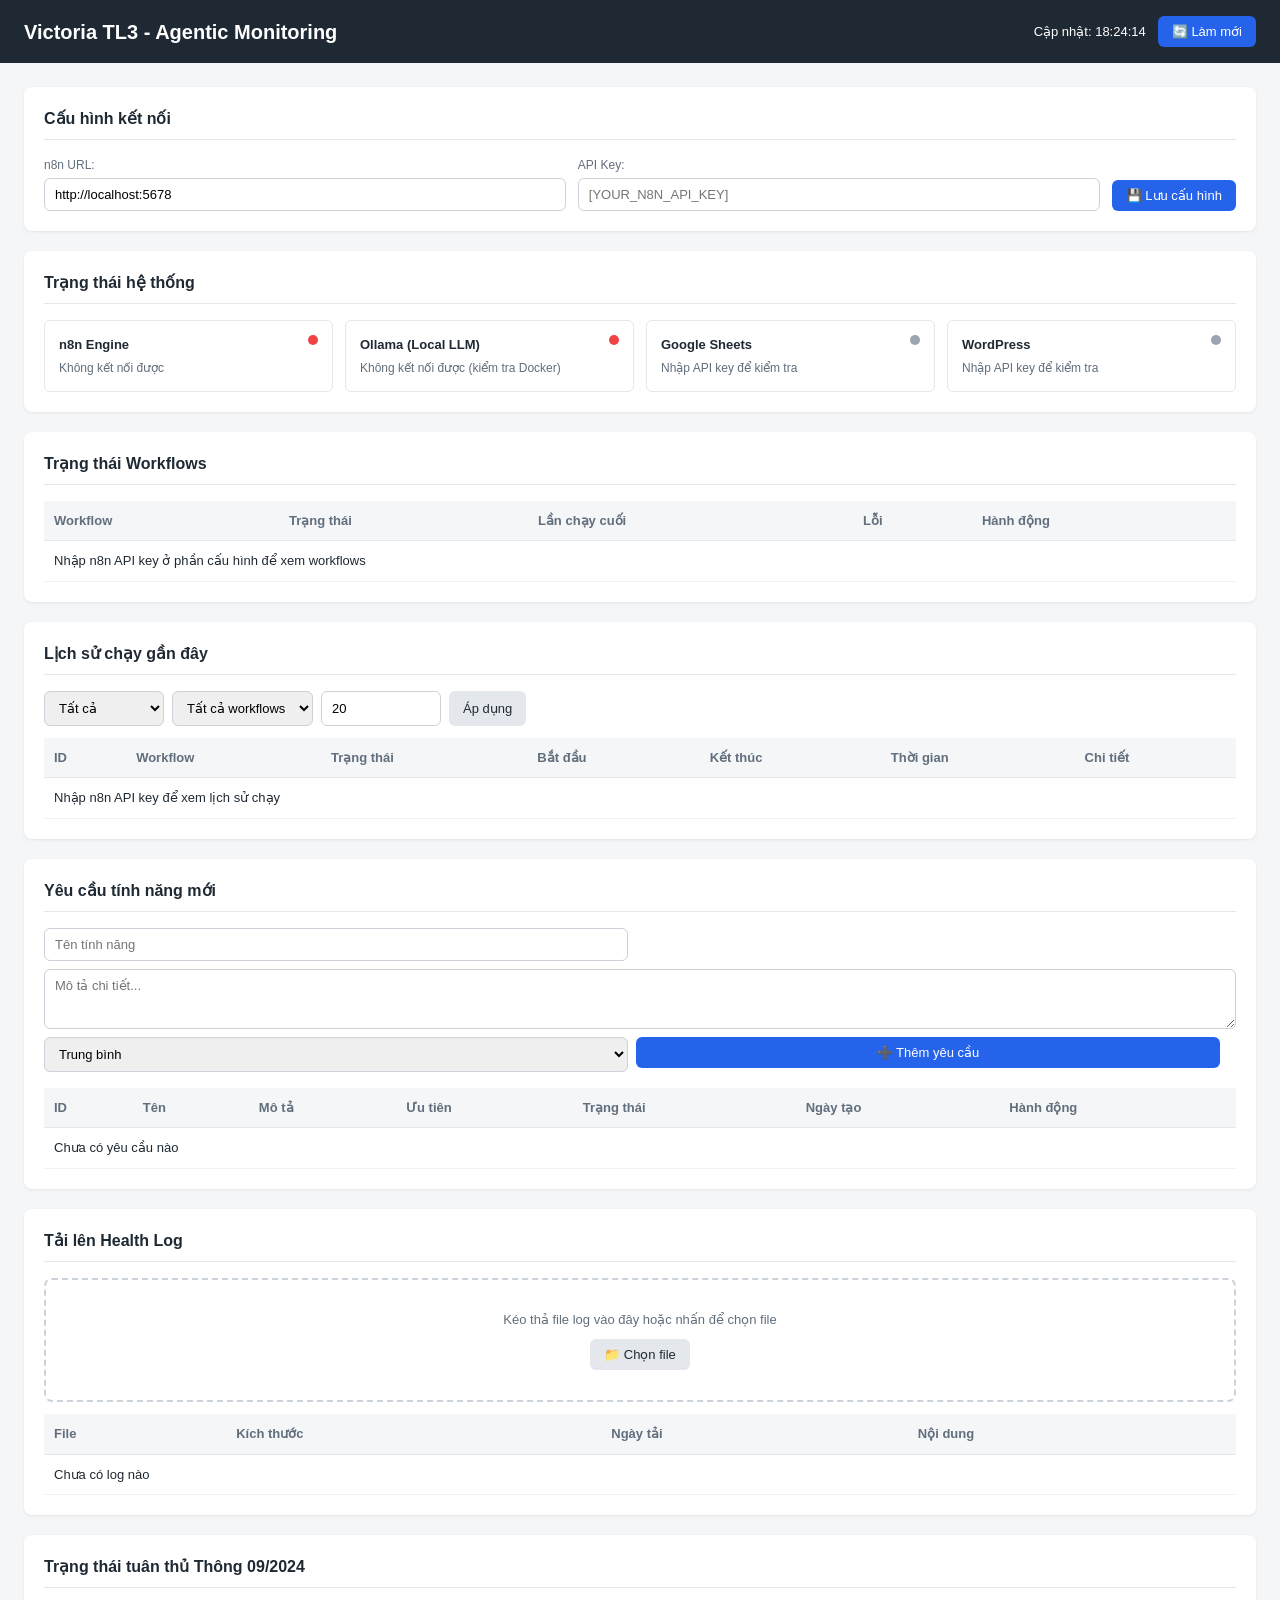
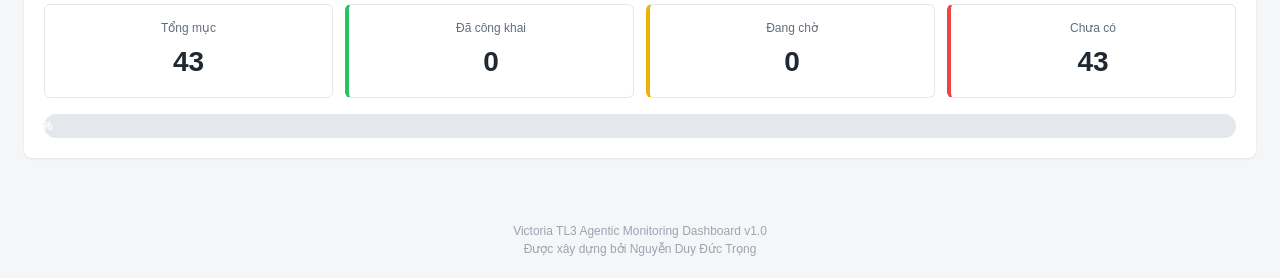
<file: dashboard/index.html>
<!DOCTYPE html>
<html lang="vi">
<head>
    <meta charset="UTF-8">
    <meta name="viewport" content="width=device-width, initial-scale=1.0">
    <title>Victoria TL3 - Agentic Monitoring Dashboard</title>
    <link rel="stylesheet" href="style.css">
</head>
<body>
    <header>
        <div class="header-content">
            <h1>Victoria TL3 - Agentic Monitoring</h1>
            <div class="header-right">
                <span id="last-updated">Cập nhật: --:--</span>
                <button id="refresh-btn" class="btn btn-primary">🔄 Làm mới</button>
            </div>
        </div>
    </header>

    <main>
        <!-- API Configuration -->
        <section id="config-section" class="section">
            <h2>Cấu hình kết nối</h2>
            <div class="config-grid">
                <div class="config-item">
                    <label for="n8n-url">n8n URL:</label>
                    <input type="text" id="n8n-url" placeholder="http://localhost:5678" value="http://localhost:5678">
                </div>
                <div class="config-item">
                    <label for="n8n-api-key">API Key:</label>
                    <input type="password" id="n8n-api-key" placeholder="[YOUR_N8N_API_KEY]">
                </div>
                <div class="config-item">
                    <button id="save-config" class="btn btn-primary">💾 Lưu cấu hình</button>
                </div>
            </div>
        </section>

        <!-- Health Status Cards -->
        <section id="health-section" class="section">
            <h2>Trạng thái hệ thống</h2>
            <div class="health-grid">
                <div class="health-card" id="card-n8n">
                    <div class="health-indicator green"></div>
                    <h3>n8n Engine</h3>
                    <p class="status-text">Đang kiểm tra...</p>
                </div>
                <div class="health-card" id="card-ollama">
                    <div class="health-indicator gray"></div>
                    <h3>Ollama (Local LLM)</h3>
                    <p class="status-text">Đang kiểm tra...</p>
                </div>
                <div class="health-card" id="card-sheets">
                    <div class="health-indicator gray"></div>
                    <h3>Google Sheets</h3>
                    <p class="status-text">Đang kiểm tra...</p>
                </div>
                <div class="health-card" id="card-wordpress">
                    <div class="health-indicator gray"></div>
                    <h3>WordPress</h3>
                    <p class="status-text">Đang kiểm tra...</p>
                </div>
            </div>
        </section>

        <!-- Workflow Status -->
        <section id="workflows-section" class="section">
            <h2>Trạng thái Workflows</h2>
            <div class="table-container">
                <table id="workflows-table">
                    <thead>
                        <tr>
                            <th>Workflow</th>
                            <th>Trạng thái</th>
                            <th>Lần chạy cuối</th>
                            <th>Lỗi</th>
                            <th>Hành động</th>
                        </tr>
                    </thead>
                    <tbody id="workflows-tbody">
                        <tr><td colspan="5">Đang tải...</td></tr>
                    </tbody>
                </table>
            </div>
        </section>

        <!-- Recent Executions -->
        <section id="executions-section" class="section">
            <h2>Lịch sử chạy gần đây</h2>
            <div class="filters">
                <select id="filter-status">
                    <option value="">Tất cả</option>
                    <option value="success">Thành công</option>
                    <option value="error">Lỗi</option>
                    <option value="running">Đang chạy</option>
                </select>
                <select id="filter-workflow">
                    <option value="">Tất cả workflows</option>
                </select>
                <input type="number" id="filter-limit" value="20" min="5" max="100" placeholder="Số bản ghi">
                <button id="filter-apply" class="btn btn-secondary">Áp dụng</button>
            </div>
            <div class="table-container">
                <table id="executions-table">
                    <thead>
                        <tr>
                            <th>ID</th>
                            <th>Workflow</th>
                            <th>Trạng thái</th>
                            <th>Bắt đầu</th>
                            <th>Kết thúc</th>
                            <th>Thời gian</th>
                            <th>Chi tiết</th>
                        </tr>
                    </thead>
                    <tbody id="executions-tbody">
                        <tr><td colspan="7">Đang tải...</td></tr>
                    </tbody>
                </table>
            </div>
        </section>

        <!-- Feature Requests -->
        <section id="features-section" class="section">
            <h2>Yêu cầu tính năng mới</h2>
            <div class="feature-form">
                <input type="text" id="feature-title" placeholder="Tên tính năng">
                <textarea id="feature-desc" placeholder="Mô tả chi tiết..."></textarea>
                <select id="feature-priority">
                    <option value="low">Thấp</option>
                    <option value="medium" selected>Trung bình</option>
                    <option value="high">Cao</option>
                </select>
                <button id="add-feature" class="btn btn-primary">➕ Thêm yêu cầu</button>
            </div>
            <div class="table-container">
                <table id="features-table">
                    <thead>
                        <tr>
                            <th>ID</th>
                            <th>Tên</th>
                            <th>Mô tả</th>
                            <th>Ưu tiên</th>
                            <th>Trạng thái</th>
                            <th>Ngày tạo</th>
                            <th>Hành động</th>
                        </tr>
                    </thead>
                    <tbody id="features-tbody">
                    </tbody>
                </table>
            </div>
        </section>

        <!-- Health Log Upload -->
        <section id="logs-section" class="section">
            <h2>Tải lên Health Log</h2>
            <div class="upload-area" id="upload-area">
                <p>Kéo thả file log vào đây hoặc nhấn để chọn file</p>
                <input type="file" id="log-file" accept=".log,.txt,.json" multiple hidden>
                <button id="upload-btn" class="btn btn-secondary">📁 Chọn file</button>
            </div>
            <div id="upload-status"></div>
            <div class="table-container">
                <table id="logs-table">
                    <thead>
                        <tr>
                            <th>File</th>
                            <th>Kích thước</th>
                            <th>Ngày tải</th>
                            <th>Nội dung</th>
                        </tr>
                    </thead>
                    <tbody id="logs-tbody">
                    </tbody>
                </table>
            </div>
        </section>

        <!-- Compliance Status -->
        <section id="compliance-section" class="section">
            <h2>Trạng thái tuân thủ Thông 09/2024</h2>
            <div class="compliance-grid">
                <div class="compliance-card" id="compliance-total">
                    <h3>Tổng mục</h3>
                    <p class="big-number" id="total-items">--</p>
                </div>
                <div class="compliance-card green" id="compliance-done">
                    <h3>Đã công khai</h3>
                    <p class="big-number" id="done-items">--</p>
                </div>
                <div class="compliance-card yellow" id="compliance-pending">
                    <h3>Đang chờ</h3>
                    <p class="big-number" id="pending-items">--</p>
                </div>
                <div class="compliance-card red" id="compliance-missing">
                    <h3>Chưa có</h3>
                    <p class="big-number" id="missing-items">--</p>
                </div>
            </div>
            <div class="progress-bar">
                <div class="progress-fill" id="compliance-progress" style="width: 0%">0%</div>
            </div>
        </section>
    </main>

    <footer>
        <p>Victoria TL3 Agentic Monitoring Dashboard v1.0</p>
        <p>Được xây dựng bởi Nguyễn Duy Đức Trọng</p>
    </footer>

    <script src="app.js"></script>
</body>
</html>
</file>
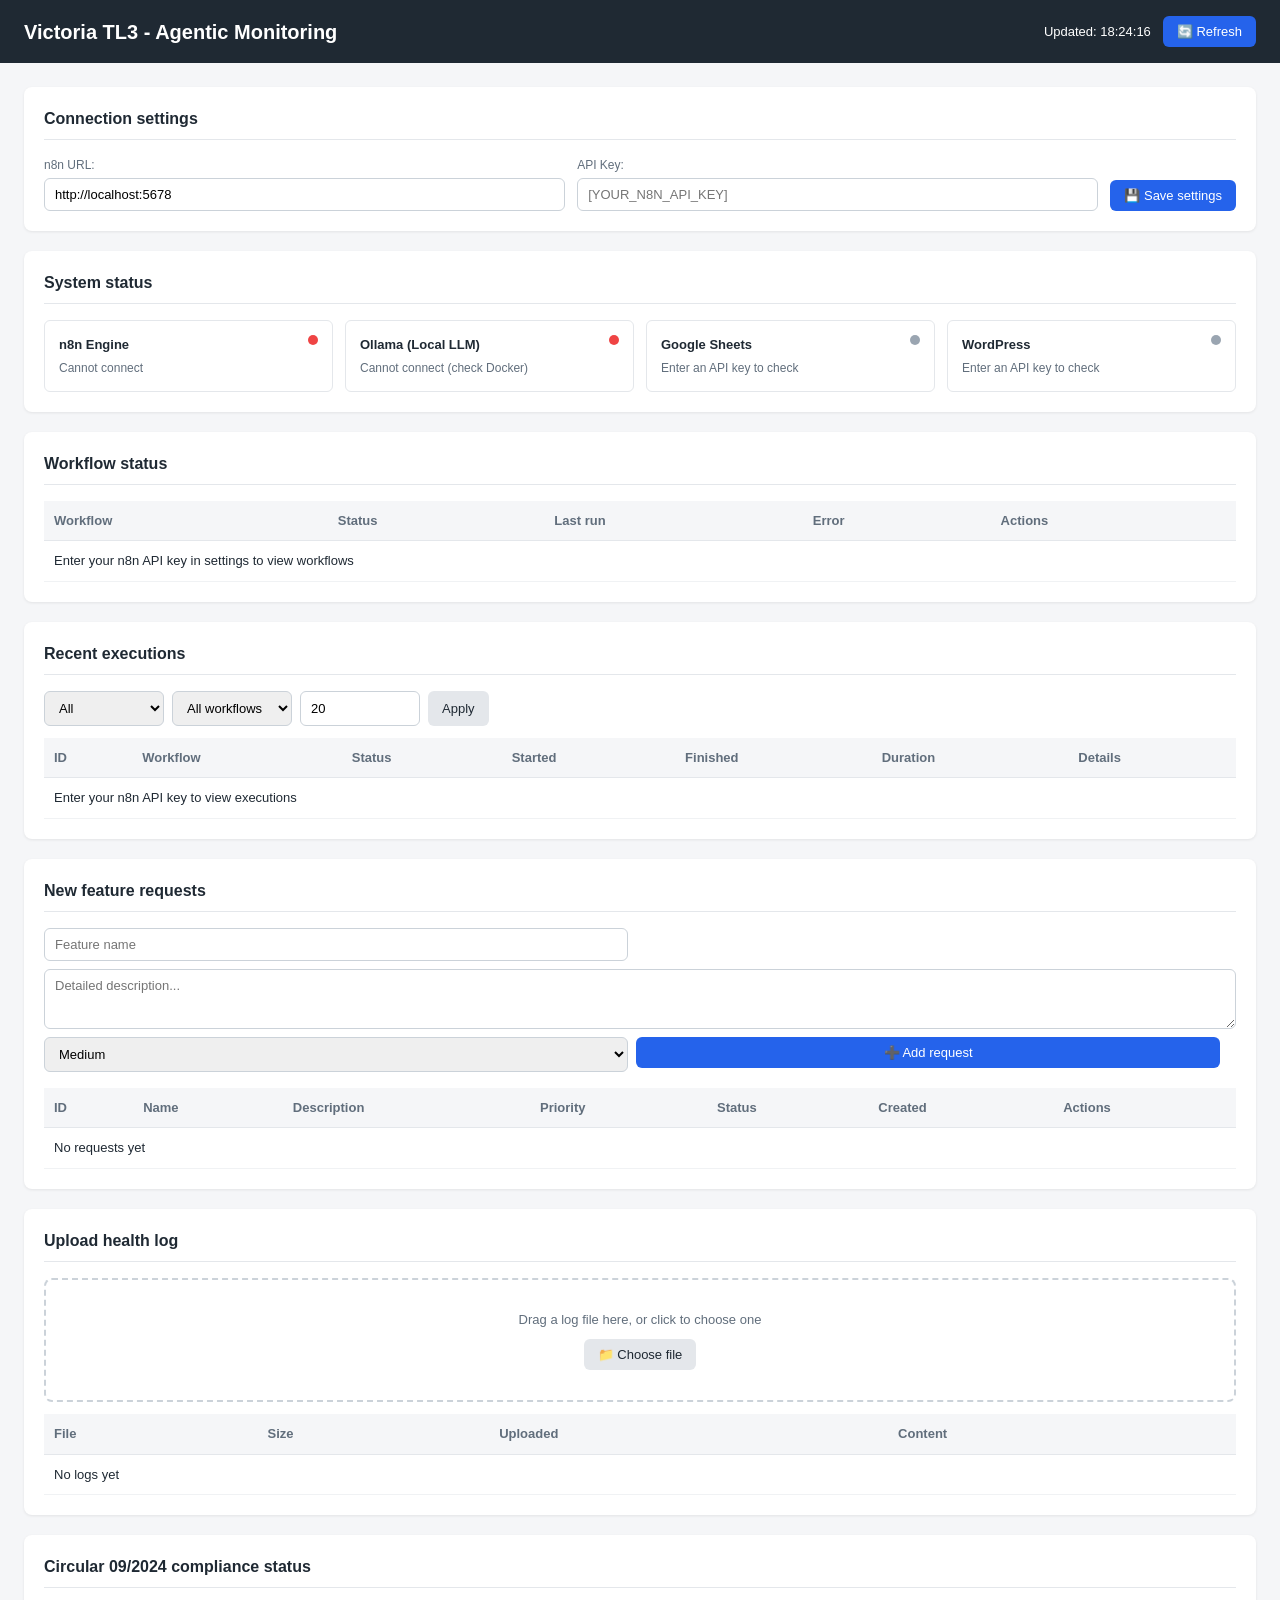
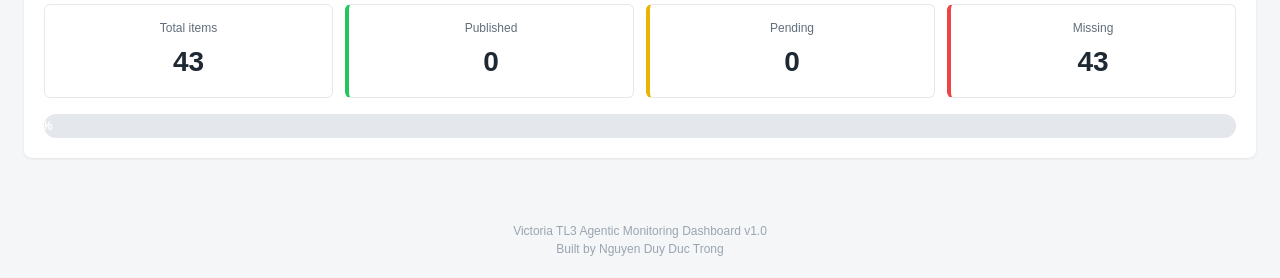
<file: dashboard/en/index.html>
<!DOCTYPE html>
<html lang="vi">
<head>
    <meta charset="UTF-8">
    <meta name="viewport" content="width=device-width, initial-scale=1.0">
    <title>Victoria TL3 - Agentic Monitoring Dashboard</title>
    <link rel="stylesheet" href="style.css">
</head>
<body>
    <header>
        <div class="header-content">
            <h1>Victoria TL3 - Agentic Monitoring</h1>
            <div class="header-right">
                <span id="last-updated">Updated: --:--</span>
                <button id="refresh-btn" class="btn btn-primary">🔄 Refresh</button>
            </div>
        </div>
    </header>

    <main>
        <!-- API Configuration -->
        <section id="config-section" class="section">
            <h2>Connection settings</h2>
            <div class="config-grid">
                <div class="config-item">
                    <label for="n8n-url">n8n URL:</label>
                    <input type="text" id="n8n-url" placeholder="http://localhost:5678" value="http://localhost:5678">
                </div>
                <div class="config-item">
                    <label for="n8n-api-key">API Key:</label>
                    <input type="password" id="n8n-api-key" placeholder="[YOUR_N8N_API_KEY]">
                </div>
                <div class="config-item">
                    <button id="save-config" class="btn btn-primary">💾 Save settings</button>
                </div>
            </div>
        </section>

        <!-- Health Status Cards -->
        <section id="health-section" class="section">
            <h2>System status</h2>
            <div class="health-grid">
                <div class="health-card" id="card-n8n">
                    <div class="health-indicator green"></div>
                    <h3>n8n Engine</h3>
                    <p class="status-text">Checking...</p>
                </div>
                <div class="health-card" id="card-ollama">
                    <div class="health-indicator gray"></div>
                    <h3>Ollama (Local LLM)</h3>
                    <p class="status-text">Checking...</p>
                </div>
                <div class="health-card" id="card-sheets">
                    <div class="health-indicator gray"></div>
                    <h3>Google Sheets</h3>
                    <p class="status-text">Checking...</p>
                </div>
                <div class="health-card" id="card-wordpress">
                    <div class="health-indicator gray"></div>
                    <h3>WordPress</h3>
                    <p class="status-text">Checking...</p>
                </div>
            </div>
        </section>

        <!-- Workflow Status -->
        <section id="workflows-section" class="section">
            <h2>Workflow status</h2>
            <div class="table-container">
                <table id="workflows-table">
                    <thead>
                        <tr>
                            <th>Workflow</th>
                            <th>Status</th>
                            <th>Last run</th>
                            <th>Error</th>
                            <th>Actions</th>
                        </tr>
                    </thead>
                    <tbody id="workflows-tbody">
                        <tr><td colspan="5">Loading...</td></tr>
                    </tbody>
                </table>
            </div>
        </section>

        <!-- Recent Executions -->
        <section id="executions-section" class="section">
            <h2>Recent executions</h2>
            <div class="filters">
                <select id="filter-status">
                    <option value="">All</option>
                    <option value="success">Success</option>
                    <option value="error">Error</option>
                    <option value="running">Running</option>
                </select>
                <select id="filter-workflow">
                    <option value="">All workflows</option>
                </select>
                <input type="number" id="filter-limit" value="20" min="5" max="100" placeholder="Record count">
                <button id="filter-apply" class="btn btn-secondary">Apply</button>
            </div>
            <div class="table-container">
                <table id="executions-table">
                    <thead>
                        <tr>
                            <th>ID</th>
                            <th>Workflow</th>
                            <th>Status</th>
                            <th>Started</th>
                            <th>Finished</th>
                            <th>Duration</th>
                            <th>Details</th>
                        </tr>
                    </thead>
                    <tbody id="executions-tbody">
                        <tr><td colspan="7">Loading...</td></tr>
                    </tbody>
                </table>
            </div>
        </section>

        <!-- Feature Requests -->
        <section id="features-section" class="section">
            <h2>New feature requests</h2>
            <div class="feature-form">
                <input type="text" id="feature-title" placeholder="Feature name">
                <textarea id="feature-desc" placeholder="Detailed description..."></textarea>
                <select id="feature-priority">
                    <option value="low">Low</option>
                    <option value="medium" selected>Medium</option>
                    <option value="high">High</option>
                </select>
                <button id="add-feature" class="btn btn-primary">➕ Add request</button>
            </div>
            <div class="table-container">
                <table id="features-table">
                    <thead>
                        <tr>
                            <th>ID</th>
                            <th>Name</th>
                            <th>Description</th>
                            <th>Priority</th>
                            <th>Status</th>
                            <th>Created</th>
                            <th>Actions</th>
                        </tr>
                    </thead>
                    <tbody id="features-tbody">
                    </tbody>
                </table>
            </div>
        </section>

        <!-- Health Log Upload -->
        <section id="logs-section" class="section">
            <h2>Upload health log</h2>
            <div class="upload-area" id="upload-area">
                <p>Drag a log file here, or click to choose one</p>
                <input type="file" id="log-file" accept=".log,.txt,.json" multiple hidden>
                <button id="upload-btn" class="btn btn-secondary">📁 Choose file</button>
            </div>
            <div id="upload-status"></div>
            <div class="table-container">
                <table id="logs-table">
                    <thead>
                        <tr>
                            <th>File</th>
                            <th>Size</th>
                            <th>Uploaded</th>
                            <th>Content</th>
                        </tr>
                    </thead>
                    <tbody id="logs-tbody">
                    </tbody>
                </table>
            </div>
        </section>

        <!-- Compliance Status -->
        <section id="compliance-section" class="section">
            <h2>Circular 09/2024 compliance status</h2>
            <div class="compliance-grid">
                <div class="compliance-card" id="compliance-total">
                    <h3>Total items</h3>
                    <p class="big-number" id="total-items">--</p>
                </div>
                <div class="compliance-card green" id="compliance-done">
                    <h3>Published</h3>
                    <p class="big-number" id="done-items">--</p>
                </div>
                <div class="compliance-card yellow" id="compliance-pending">
                    <h3>Pending</h3>
                    <p class="big-number" id="pending-items">--</p>
                </div>
                <div class="compliance-card red" id="compliance-missing">
                    <h3>Missing</h3>
                    <p class="big-number" id="missing-items">--</p>
                </div>
            </div>
            <div class="progress-bar">
                <div class="progress-fill" id="compliance-progress" style="width: 0%">0%</div>
            </div>
        </section>
    </main>

    <footer>
        <p>Victoria TL3 Agentic Monitoring Dashboard v1.0</p>
        <p>Built by Nguyen Duy Duc Trong</p>
    </footer>

    <script src="app.js"></script>
</body>
</html>
</file>
<file: dashboard/style.css>
* { margin: 0; padding: 0; box-sizing: border-box; }

body {
    font-family: -apple-system, BlinkMacSystemFont, "Segoe UI", Roboto, sans-serif;
    background: #f5f6f8;
    color: #1f2933;
    line-height: 1.5;
}

header {
    background: #1f2933;
    color: #fff;
    padding: 16px 24px;
    position: sticky;
    top: 0;
    z-index: 10;
}

.header-content {
    max-width: 1400px;
    margin: 0 auto;
    display: flex;
    align-items: center;
    justify-content: space-between;
}

.header-content h1 { font-size: 20px; font-weight: 600; }

.header-right { display: flex; align-items: center; gap: 12px; font-size: 13px; }

main { max-width: 1400px; margin: 0 auto; padding: 24px; }

.section {
    background: #fff;
    border-radius: 8px;
    padding: 20px;
    margin-bottom: 20px;
    box-shadow: 0 1px 3px rgba(0,0,0,0.08);
}

.section h2 {
    font-size: 16px;
    font-weight: 600;
    margin-bottom: 16px;
    padding-bottom: 8px;
    border-bottom: 1px solid #e4e7eb;
}

.btn {
    padding: 8px 14px;
    border: none;
    border-radius: 6px;
    cursor: pointer;
    font-size: 13px;
    font-weight: 500;
}

.btn-primary { background: #2563eb; color: #fff; }
.btn-primary:hover { background: #1d4ed8; }
.btn-secondary { background: #e4e7eb; color: #1f2933; }
.btn-secondary:hover { background: #d3d8de; }
.btn-sm { padding: 4px 10px; font-size: 12px; }

.config-grid {
    display: grid;
    grid-template-columns: 1fr 1fr auto;
    gap: 12px;
    align-items: end;
}

.config-item { display: flex; flex-direction: column; gap: 4px; }
.config-item label { font-size: 12px; font-weight: 500; color: #616e7c; }

input[type="text"], input[type="password"], input[type="number"], select, textarea {
    padding: 8px 10px;
    border: 1px solid #cbd2d9;
    border-radius: 6px;
    font-size: 13px;
    font-family: inherit;
}

input:focus, select:focus, textarea:focus {
    outline: none;
    border-color: #2563eb;
}

.health-grid {
    display: grid;
    grid-template-columns: repeat(auto-fit, minmax(200px, 1fr));
    gap: 12px;
}

.health-card {
    border: 1px solid #e4e7eb;
    border-radius: 6px;
    padding: 14px;
    position: relative;
}

.health-card h3 { font-size: 13px; font-weight: 600; margin-bottom: 4px; }
.status-text { font-size: 12px; color: #616e7c; }

.health-indicator {
    width: 10px;
    height: 10px;
    border-radius: 50%;
    position: absolute;
    top: 14px;
    right: 14px;
}

.green { background: #22c55e; }
.yellow { background: #eab308; }
.red { background: #ef4444; }
.gray { background: #9aa5b1; }

.table-container { overflow-x: auto; }

table { width: 100%; border-collapse: collapse; font-size: 13px; }

th {
    text-align: left;
    padding: 10px;
    background: #f5f6f8;
    font-weight: 600;
    color: #616e7c;
    border-bottom: 1px solid #e4e7eb;
    white-space: nowrap;
}

td {
    padding: 10px;
    border-bottom: 1px solid #f0f2f4;
}

tr:hover td { background: #fafbfc; }

.badge {
    display: inline-block;
    padding: 2px 8px;
    border-radius: 10px;
    font-size: 11px;
    font-weight: 500;
}

.badge-success { background: #dcfce7; color: #166534; }
.badge-error { background: #fee2e2; color: #991b1b; }
.badge-running { background: #dbeafe; color: #1e40af; }
.badge-waiting { background: #fef3c7; color: #92400e; }
.badge-high { background: #fee2e2; color: #991b1b; }
.badge-medium { background: #fef3c7; color: #92400e; }
.badge-low { background: #e0e7ff; color: #3730a3; }

.filters {
    display: flex;
    gap: 8px;
    margin-bottom: 12px;
    flex-wrap: wrap;
}

.filters select, .filters input { min-width: 120px; }

.feature-form {
    display: grid;
    gap: 8px;
    margin-bottom: 16px;
    grid-template-columns: 1fr 1fr auto auto;
    align-items: start;
}

.feature-form textarea { grid-column: 1 / -1; min-height: 60px; resize: vertical; }

.upload-area {
    border: 2px dashed #cbd2d9;
    border-radius: 8px;
    padding: 30px;
    text-align: center;
    margin-bottom: 12px;
    cursor: pointer;
}

.upload-area.dragover { border-color: #2563eb; background: #eff6ff; }
.upload-area p { color: #616e7c; font-size: 13px; margin-bottom: 10px; }

#upload-status { font-size: 13px; margin-bottom: 12px; }

.compliance-grid {
    display: grid;
    grid-template-columns: repeat(auto-fit, minmax(150px, 1fr));
    gap: 12px;
    margin-bottom: 16px;
}

.compliance-card {
    border: 1px solid #e4e7eb;
    border-radius: 6px;
    padding: 14px;
    text-align: center;
}

.compliance-card.green { border-left: 4px solid #22c55e; background: #fff; }
.compliance-card.yellow { border-left: 4px solid #eab308; background: #fff; }
.compliance-card.red { border-left: 4px solid #ef4444; background: #fff; }

.compliance-card h3 { font-size: 12px; color: #616e7c; font-weight: 500; }
.big-number { font-size: 28px; font-weight: 700; margin-top: 4px; }

.progress-bar {
    height: 24px;
    background: #e4e7eb;
    border-radius: 12px;
    overflow: hidden;
}

.progress-fill {
    height: 100%;
    background: #22c55e;
    color: #fff;
    font-size: 12px;
    font-weight: 600;
    display: flex;
    align-items: center;
    justify-content: center;
    transition: width 0.3s;
}

footer {
    text-align: center;
    padding: 20px;
    color: #9aa5b1;
    font-size: 12px;
}

pre.log-content {
    max-height: 200px;
    overflow: auto;
    background: #1f2933;
    color: #e4e7eb;
    padding: 10px;
    border-radius: 4px;
    font-size: 11px;
    white-space: pre-wrap;
}

@media (max-width: 768px) {
    .config-grid, .feature-form { grid-template-columns: 1fr; }
}
</file>
<file: dashboard/en/style.css>
* { margin: 0; padding: 0; box-sizing: border-box; }

body {
    font-family: -apple-system, BlinkMacSystemFont, "Segoe UI", Roboto, sans-serif;
    background: #f5f6f8;
    color: #1f2933;
    line-height: 1.5;
}

header {
    background: #1f2933;
    color: #fff;
    padding: 16px 24px;
    position: sticky;
    top: 0;
    z-index: 10;
}

.header-content {
    max-width: 1400px;
    margin: 0 auto;
    display: flex;
    align-items: center;
    justify-content: space-between;
}

.header-content h1 { font-size: 20px; font-weight: 600; }

.header-right { display: flex; align-items: center; gap: 12px; font-size: 13px; }

main { max-width: 1400px; margin: 0 auto; padding: 24px; }

.section {
    background: #fff;
    border-radius: 8px;
    padding: 20px;
    margin-bottom: 20px;
    box-shadow: 0 1px 3px rgba(0,0,0,0.08);
}

.section h2 {
    font-size: 16px;
    font-weight: 600;
    margin-bottom: 16px;
    padding-bottom: 8px;
    border-bottom: 1px solid #e4e7eb;
}

.btn {
    padding: 8px 14px;
    border: none;
    border-radius: 6px;
    cursor: pointer;
    font-size: 13px;
    font-weight: 500;
}

.btn-primary { background: #2563eb; color: #fff; }
.btn-primary:hover { background: #1d4ed8; }
.btn-secondary { background: #e4e7eb; color: #1f2933; }
.btn-secondary:hover { background: #d3d8de; }
.btn-sm { padding: 4px 10px; font-size: 12px; }

.config-grid {
    display: grid;
    grid-template-columns: 1fr 1fr auto;
    gap: 12px;
    align-items: end;
}

.config-item { display: flex; flex-direction: column; gap: 4px; }
.config-item label { font-size: 12px; font-weight: 500; color: #616e7c; }

input[type="text"], input[type="password"], input[type="number"], select, textarea {
    padding: 8px 10px;
    border: 1px solid #cbd2d9;
    border-radius: 6px;
    font-size: 13px;
    font-family: inherit;
}

input:focus, select:focus, textarea:focus {
    outline: none;
    border-color: #2563eb;
}

.health-grid {
    display: grid;
    grid-template-columns: repeat(auto-fit, minmax(200px, 1fr));
    gap: 12px;
}

.health-card {
    border: 1px solid #e4e7eb;
    border-radius: 6px;
    padding: 14px;
    position: relative;
}

.health-card h3 { font-size: 13px; font-weight: 600; margin-bottom: 4px; }
.status-text { font-size: 12px; color: #616e7c; }

.health-indicator {
    width: 10px;
    height: 10px;
    border-radius: 50%;
    position: absolute;
    top: 14px;
    right: 14px;
}

.green { background: #22c55e; }
.yellow { background: #eab308; }
.red { background: #ef4444; }
.gray { background: #9aa5b1; }

.table-container { overflow-x: auto; }

table { width: 100%; border-collapse: collapse; font-size: 13px; }

th {
    text-align: left;
    padding: 10px;
    background: #f5f6f8;
    font-weight: 600;
    color: #616e7c;
    border-bottom: 1px solid #e4e7eb;
    white-space: nowrap;
}

td {
    padding: 10px;
    border-bottom: 1px solid #f0f2f4;
}

tr:hover td { background: #fafbfc; }

.badge {
    display: inline-block;
    padding: 2px 8px;
    border-radius: 10px;
    font-size: 11px;
    font-weight: 500;
}

.badge-success { background: #dcfce7; color: #166534; }
.badge-error { background: #fee2e2; color: #991b1b; }
.badge-running { background: #dbeafe; color: #1e40af; }
.badge-waiting { background: #fef3c7; color: #92400e; }
.badge-high { background: #fee2e2; color: #991b1b; }
.badge-medium { background: #fef3c7; color: #92400e; }
.badge-low { background: #e0e7ff; color: #3730a3; }

.filters {
    display: flex;
    gap: 8px;
    margin-bottom: 12px;
    flex-wrap: wrap;
}

.filters select, .filters input { min-width: 120px; }

.feature-form {
    display: grid;
    gap: 8px;
    margin-bottom: 16px;
    grid-template-columns: 1fr 1fr auto auto;
    align-items: start;
}

.feature-form textarea { grid-column: 1 / -1; min-height: 60px; resize: vertical; }

.upload-area {
    border: 2px dashed #cbd2d9;
    border-radius: 8px;
    padding: 30px;
    text-align: center;
    margin-bottom: 12px;
    cursor: pointer;
}

.upload-area.dragover { border-color: #2563eb; background: #eff6ff; }
.upload-area p { color: #616e7c; font-size: 13px; margin-bottom: 10px; }

#upload-status { font-size: 13px; margin-bottom: 12px; }

.compliance-grid {
    display: grid;
    grid-template-columns: repeat(auto-fit, minmax(150px, 1fr));
    gap: 12px;
    margin-bottom: 16px;
}

.compliance-card {
    border: 1px solid #e4e7eb;
    border-radius: 6px;
    padding: 14px;
    text-align: center;
}

.compliance-card.green { border-left: 4px solid #22c55e; background: #fff; }
.compliance-card.yellow { border-left: 4px solid #eab308; background: #fff; }
.compliance-card.red { border-left: 4px solid #ef4444; background: #fff; }

.compliance-card h3 { font-size: 12px; color: #616e7c; font-weight: 500; }
.big-number { font-size: 28px; font-weight: 700; margin-top: 4px; }

.progress-bar {
    height: 24px;
    background: #e4e7eb;
    border-radius: 12px;
    overflow: hidden;
}

.progress-fill {
    height: 100%;
    background: #22c55e;
    color: #fff;
    font-size: 12px;
    font-weight: 600;
    display: flex;
    align-items: center;
    justify-content: center;
    transition: width 0.3s;
}

footer {
    text-align: center;
    padding: 20px;
    color: #9aa5b1;
    font-size: 12px;
}

pre.log-content {
    max-height: 200px;
    overflow: auto;
    background: #1f2933;
    color: #e4e7eb;
    padding: 10px;
    border-radius: 4px;
    font-size: 11px;
    white-space: pre-wrap;
}

@media (max-width: 768px) {
    .config-grid, .feature-form { grid-template-columns: 1fr; }
}
</file>
